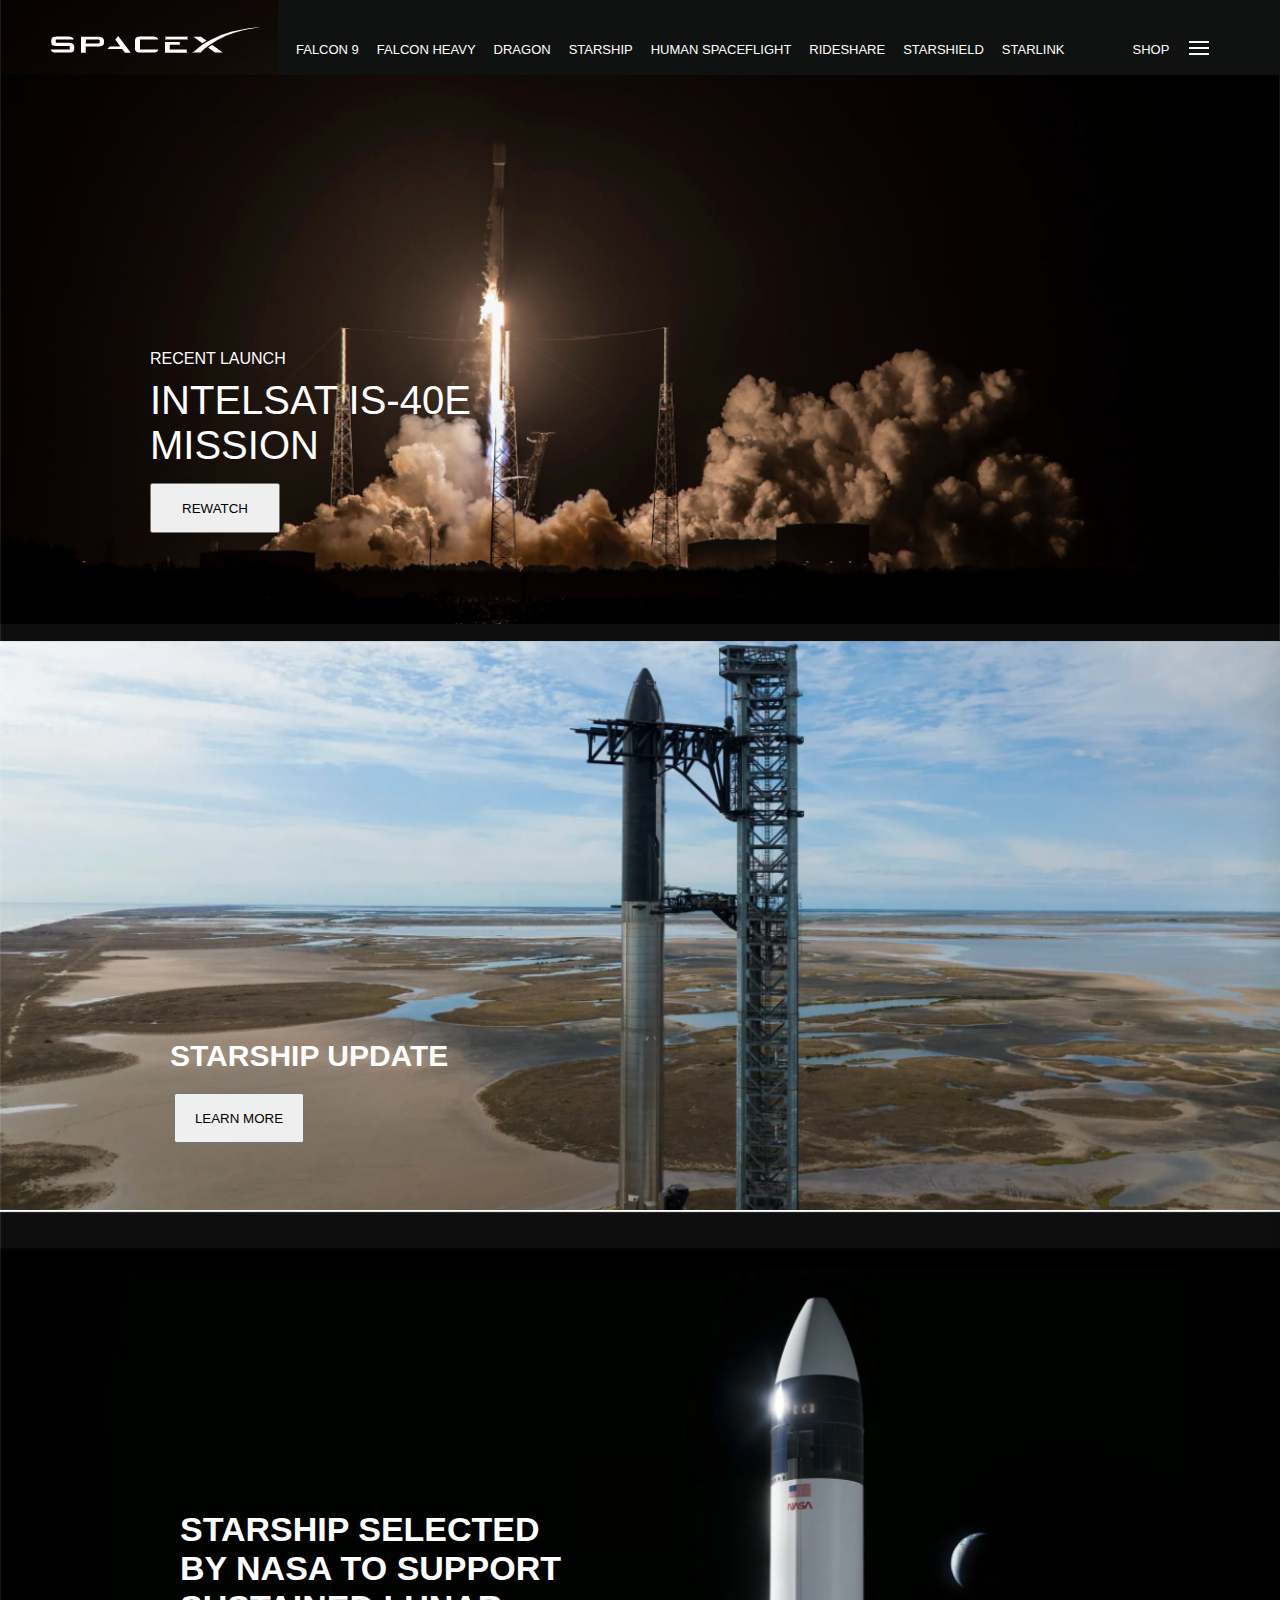
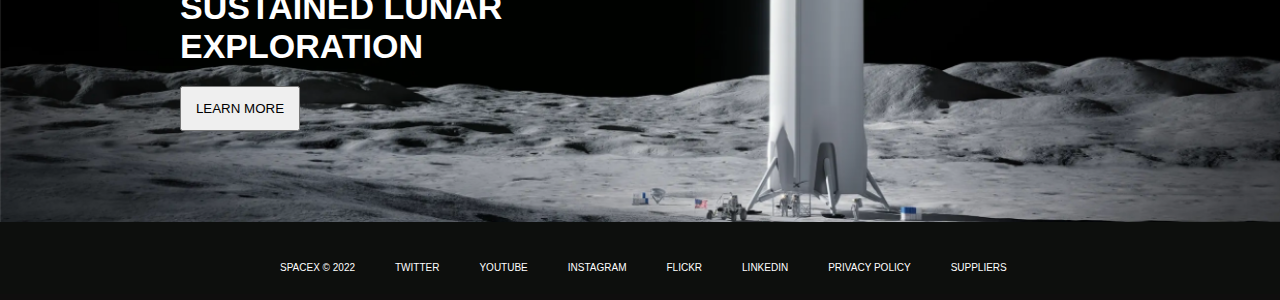
<file: index.html>
<!DOCTYPE html>
<html lang="en">
<head>
    <meta charset="UTF-8">
    <meta http-equiv="X-UA-Compatible" content="IE=edge">
    <meta name="viewport" content="width=device-width, initial-scale=1.0">
    <link rel="icon" type="image" href="spacexlogo.png" >
    <title>SpaceX</title>
    <link rel="stylesheet" href="style.css">
</head>
<body>
     <header>
              <div class="box1">
                        <div class="boxinside1">
                             <img src="logo.png" alt="">
                        </div>
                        <div class="boxinside2">
                                     <a href="">FALCON 9</a>
                                     <a href="">FALCON HEAVY</a>
                                     <a href="">DRAGON</a>
                                     <a href="">STARSHIP</a>
                                     <a href="">HUMAN SPACEFLIGHT</a>
                                     <a href="">RIDESHARE</a>
                                     <a href="">STARSHIELD</a>
                                     <a href="">STARLINK</a>
                                     <a href="" id="shop">SHOP</a>
                                 <div class="menu">  
                                     <div class="menu1"></div>
                                     <div class="menu2"></div>
                                     <div class="menu3"></div>
                                 </div> 
                        </div>

              </div>
              <div class="box2">
                              <p id="text1">RECENT LAUNCH</p>
                              <p id="text2">INTELSAT IS-40E<br>MISSION</p>
                              <button>REWATCH</button>
                     </div>
              </div>
              <div class="box3">
                         <h2 id="text1">STARSHIP UPDATE</h2>
                         <button>LEARN MORE</button>
              </div>
              <div class="box4">
                       <h2 id="text1">STARSHIP SELECTED<br>BY NASA TO SUPPORT<br>SUSTAINED LUNAR<br>EXPLORATION</h2>
                       <button>LEARN MORE</button>
              </div>
              <div class="box5" >
                                  <p>SPACEX © 2022</p>

                                  <a href="">TWITTER</a>
                                  <a href="">YOUTUBE</a>
                                 <a href="">INSTAGRAM</a>
                                 <a href="">FLICKR</a>
                                 <a href="">LINKEDIN</a>
                                 <a href="">PRIVACY POLICY</a>
                                 <a href="">SUPPLIERS</a>
              </div>


     </header>

</body>
</html>
</file>
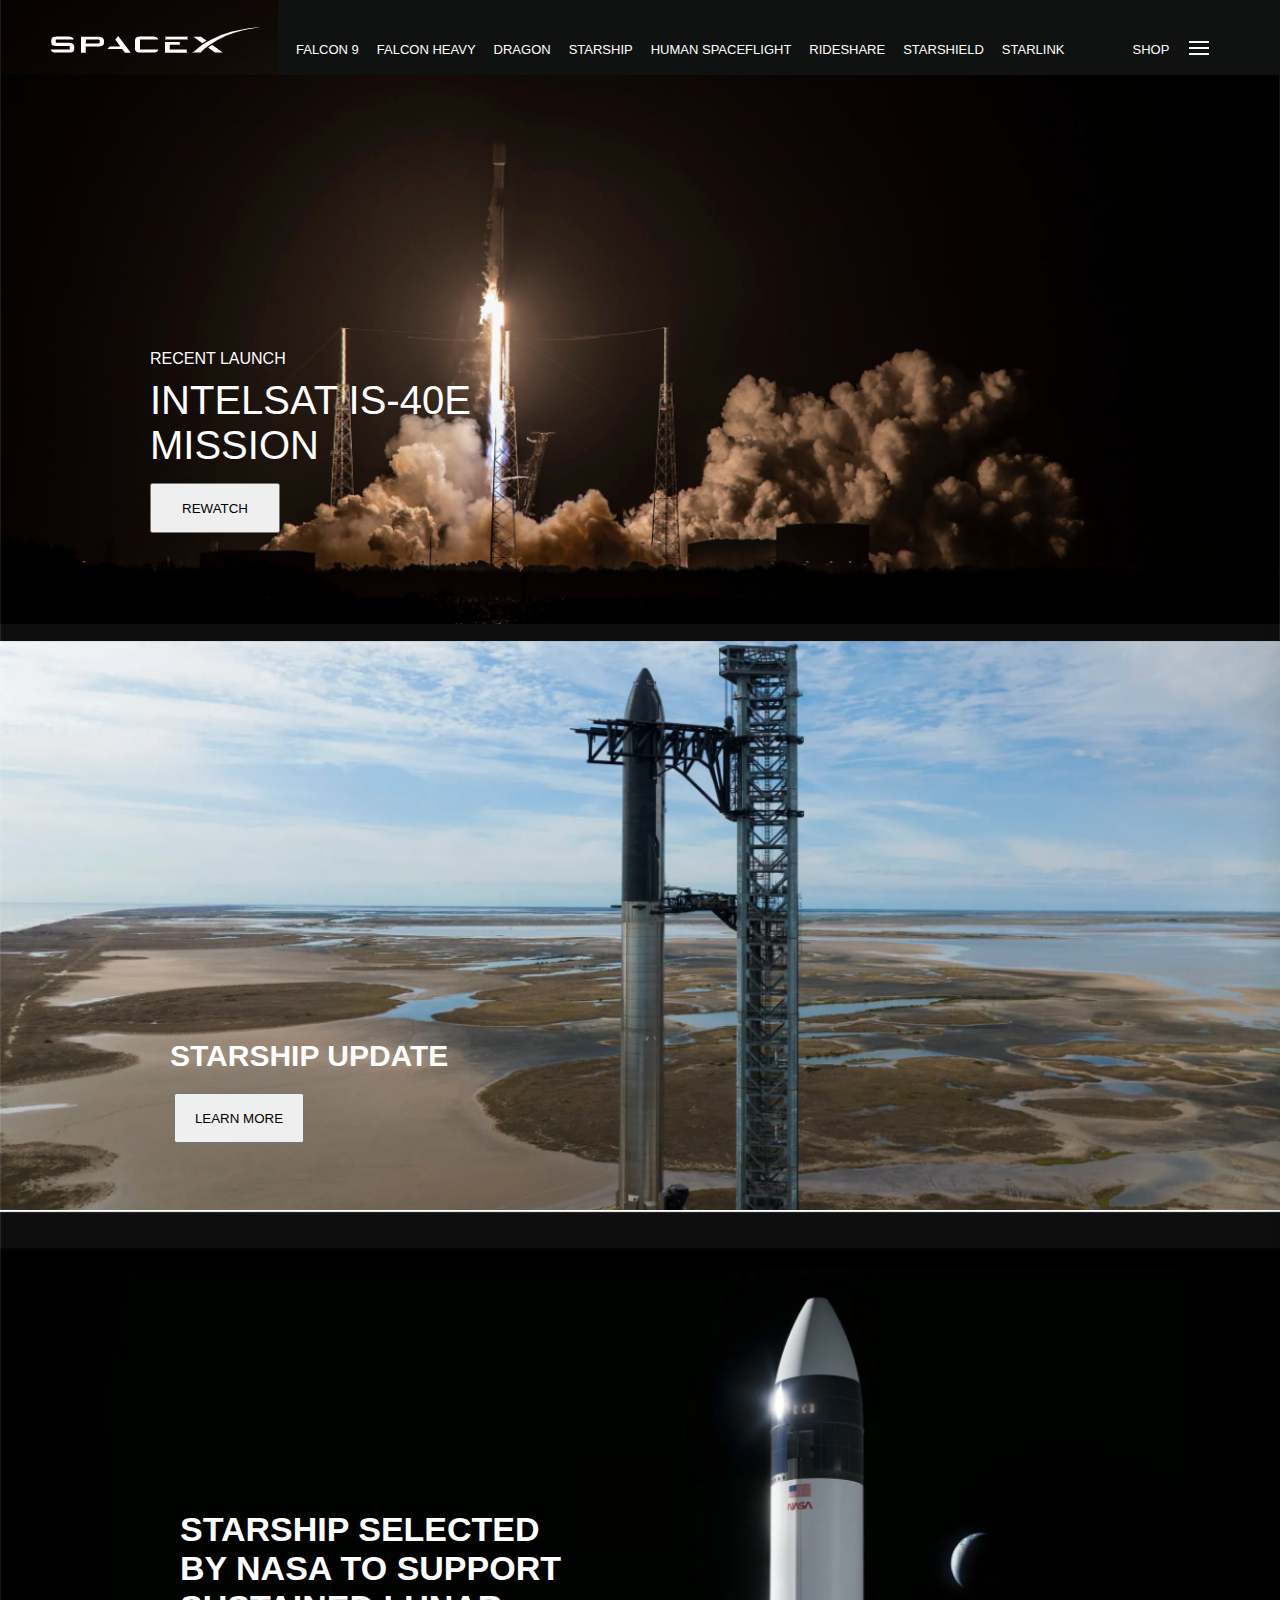
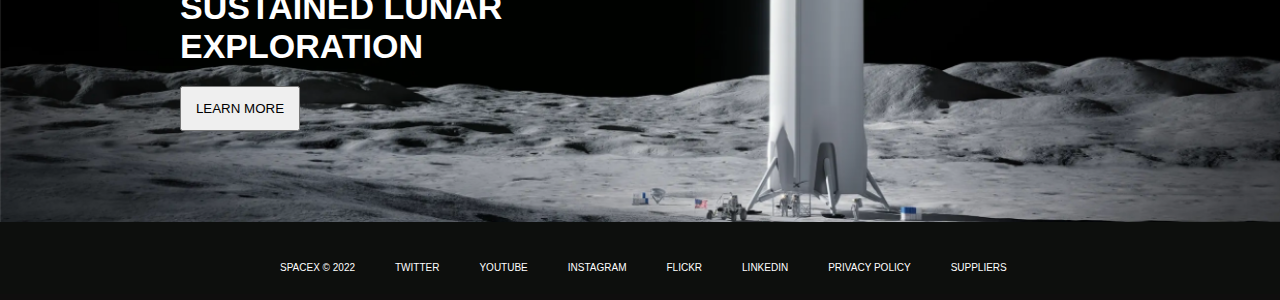
<file: intex.html>
<!DOCTYPE html>
<html lang="en">
<head>
    <meta charset="UTF-8">
    <meta http-equiv="X-UA-Compatible" content="IE=edge">
    <meta name="viewport" content="width=device-width, initial-scale=1.0">
    <link rel="icon" type="image" href="spacexlogo.png" >
    <title>SpaceX</title>
    <link rel="stylesheet" href="style.css">
</head>
<body>
     <header>
              <div class="box1">
                        <div class="boxinside1">
                             <img src="logo.png" alt="">
                        </div>
                        <div class="boxinside2">
                                     <a href="">FALCON 9</a>
                                     <a href="">FALCON HEAVY</a>
                                     <a href="">DRAGON</a>
                                     <a href="">STARSHIP</a>
                                     <a href="">HUMAN SPACEFLIGHT</a>
                                     <a href="">RIDESHARE</a>
                                     <a href="">STARSHIELD</a>
                                     <a href="">STARLINK</a>
                                     <a href="" id="shop">SHOP</a>
                                 <div class="menu">  
                                     <div class="menu1"></div>
                                     <div class="menu2"></div>
                                     <div class="menu3"></div>
                                 </div> 
                        </div>

              </div>
              <div class="box2">
                              <p id="text1">RECENT LAUNCH</p>
                              <p id="text2">INTELSAT IS-40E<br>MISSION</p>
                              <button>REWATCH</button>
                     </div>
              </div>
              <div class="box3">
                         <h2 id="text1">STARSHIP UPDATE</h2>
                         <button>LEARN MORE</button>
              </div>
              <div class="box4">
                       <h2 id="text1">STARSHIP SELECTED<br>BY NASA TO SUPPORT<br>SUSTAINED LUNAR<br>EXPLORATION</h2>
                       <button>LEARN MORE</button>
              </div>
              <div class="box5" >
                                  <p>SPACEX © 2022</p>

                                  <a href="">TWITTER</a>
                                  <a href="">YOUTUBE</a>
                                 <a href="">INSTAGRAM</a>
                                 <a href="">FLICKR</a>
                                 <a href="">LINKEDIN</a>
                                 <a href="">PRIVACY POLICY</a>
                                 <a href="">SUPPLIERS</a>
              </div>


     </header>

</body>
</html>
</file>
<file: style.css>
*{
    padding: 0px;
    margin: 0px;
}
header{
    width: 100%;
    height: 1900px;
    background-color: rgb(15, 14, 14);
}
.box1{
    display: flex;
    position: fixed;
    width: 100%;
    height:100px;
}
.box1 .boxinside2{
    width: 100%;
    height: 75px;
    background-color: rgb(16, 18, 18);
    display: flex;
    font-size: 13px;
    font-family: 'Lucida Sans', 'Lucida Sans Regular', 'Lucida Grande', 'Lucida Sans Unicode', Geneva, Verdana, sans-serif;

}
.box1 .boxinside2 a{
 color: white;
 margin-top: 42px;
 margin-left: 18px;
text-decoration: none;

}
.box1 .boxinside2 #shop{
    margin-left: 68px;
   
 }
 .menu{
    margin-top: 37px;
    margin-left: 20px;
 }
 .menu1,.menu2,.menu3{
    margin-top: 4px;
    width: 20px;
    height: 2px;
    background-color: white;
 }  
.box2{
    width: 100%;
    height: 640px;
    background-image: url(img1.png);
    background-size: 100%;

    color: white;

}
.box2 #text1{
    padding-top: 350px;
    padding-left: 150px;
    font-family: 'Gill Sans', 'Gill Sans MT', Calibri, 'Trebuchet MS', sans-serif;

}
.box2 #text2{
    margin-top: 10px;
    margin-left: 150px;
    font-family: 'Gill Sans', 'Gill Sans MT', Calibri, 'Trebuchet MS', sans-serif;
    font-size: 40px;
}
.box2 button{ 
    margin-top: 15px;
    margin-left: 150px;
    width: 130px;
    height: 50px; 
}
.box2 button:hover{
    background-color: white;
   
}
.box3{
    width: 100%;
    height: 570px;
    background-image: url(img2.png);
    background-size: 100%;
    font-family: 'Lucida Sans', 'Lucida Sans Regular', 'Lucida Grande', 'Lucida Sans Unicode', Geneva, Verdana, sans-serif;

}
.box3 #text1{
padding-top: 399px;
padding-left: 170px;
color: white;
font-size: 30px;
font-family: 'Lucida Sans', 'Lucida Sans Regular', 'Lucida Grande', 'Lucida Sans Unicode', Geneva, Verdana, sans-serif;
} 
.box3 button{
    margin-top: 20px;
    margin-left: 174px;
    width: 130px;
    height:50px;
}
.box4{
    width: 100%;
    height: 612px;
    background-image: url(img3.png);
    background-size: 100%;
}
.box4 #text1{
    color: white;
    padding-top: 300px;
    padding-left: 180px;
    font-size: 34px;
    font-family: 'Lucida Sans', 'Lucida Sans Regular', 'Lucida Grande', 'Lucida Sans Unicode', Geneva, Verdana, sans-serif;
}
.box4 button{
    margin-top: 20px;
    margin-left: 180px;
    width: 120px;
    height: 45px;
}
.box5{
    display: flex;
    width: 100%;
    height: 72px;
    color: white;
    background-color: rgb(13, 15, 13);
    font-family: 'Lucida Sans', 'Lucida Sans Regular', 'Lucida Grande', 'Lucida Sans Unicode', Geneva, Verdana, sans-serif;
} 
.box5 p{
    margin-top: 40px;
    margin-left: 280px;
    font-size: 10px;
    
}
.box5 a{
    padding-left: 40px;
    margin-top: 40px;
    color: white;
    font-size: 10px;
    text-decoration: none;
}
</file>
